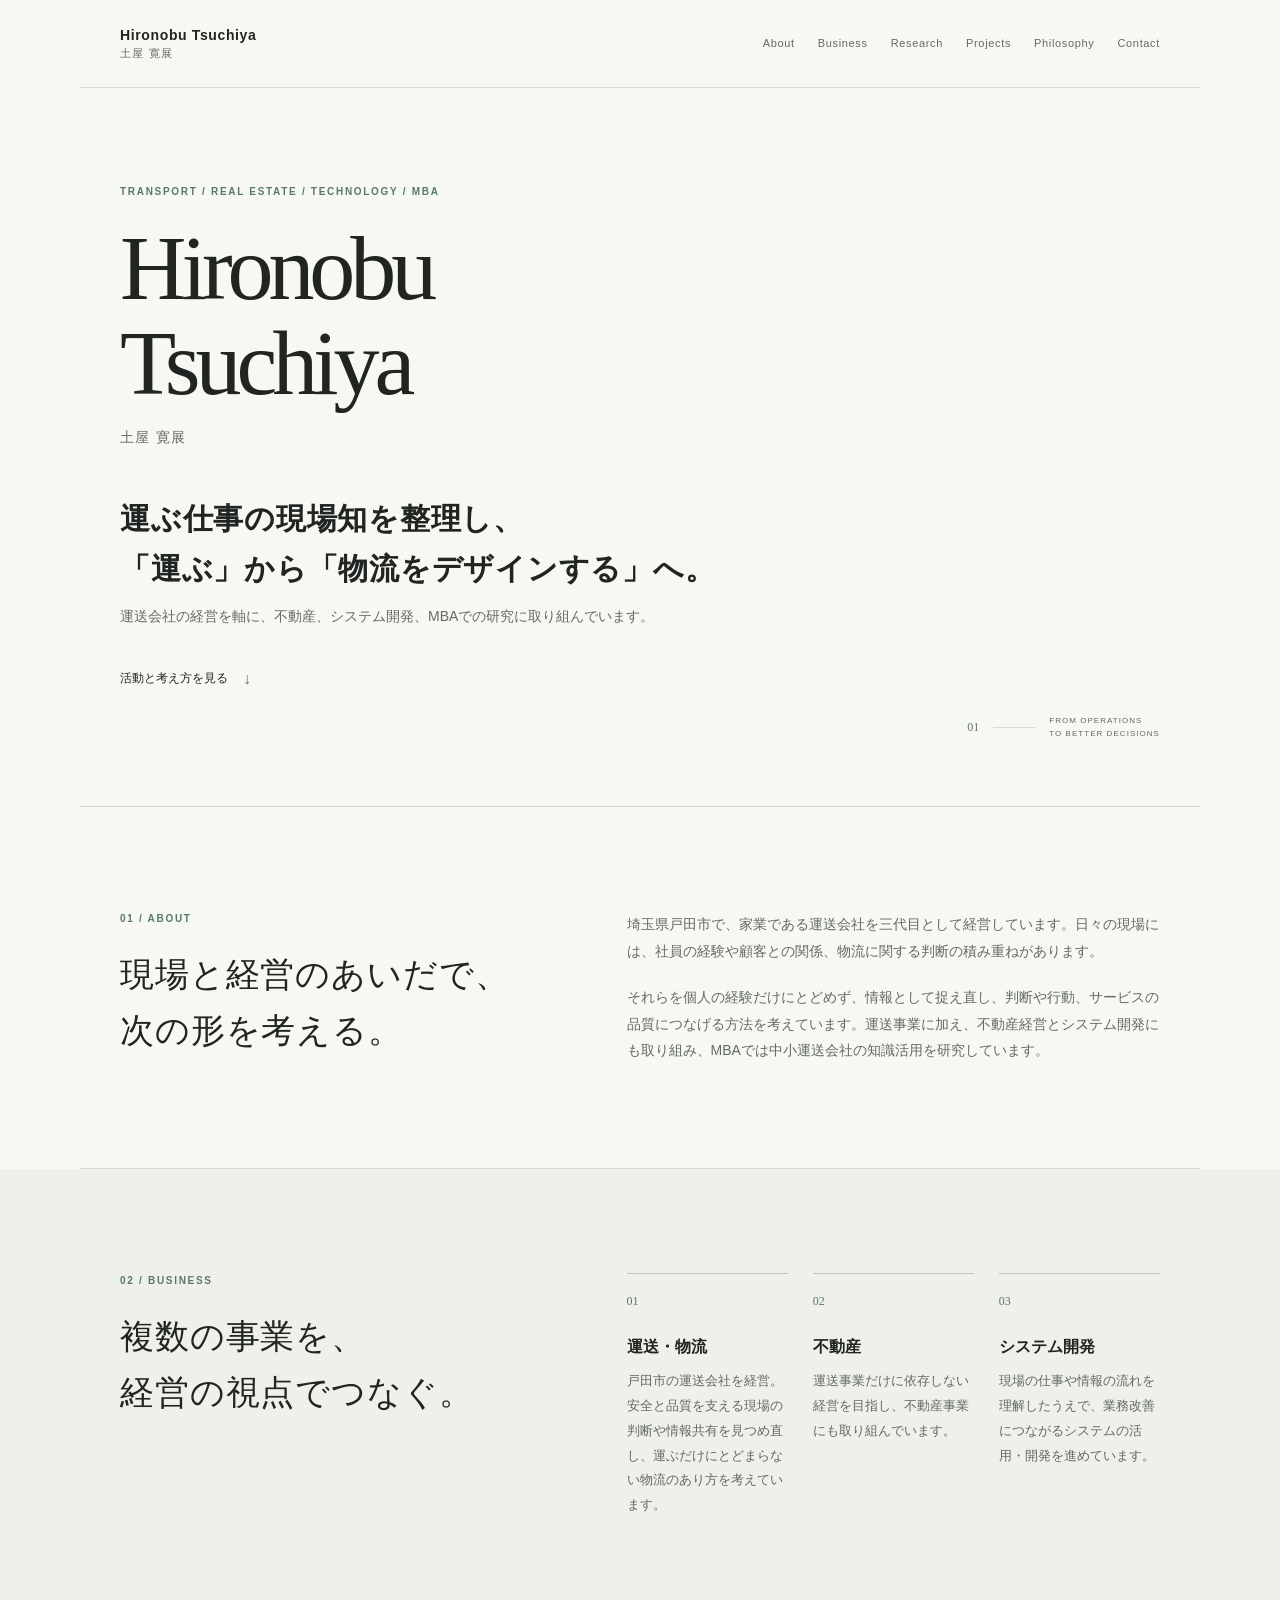
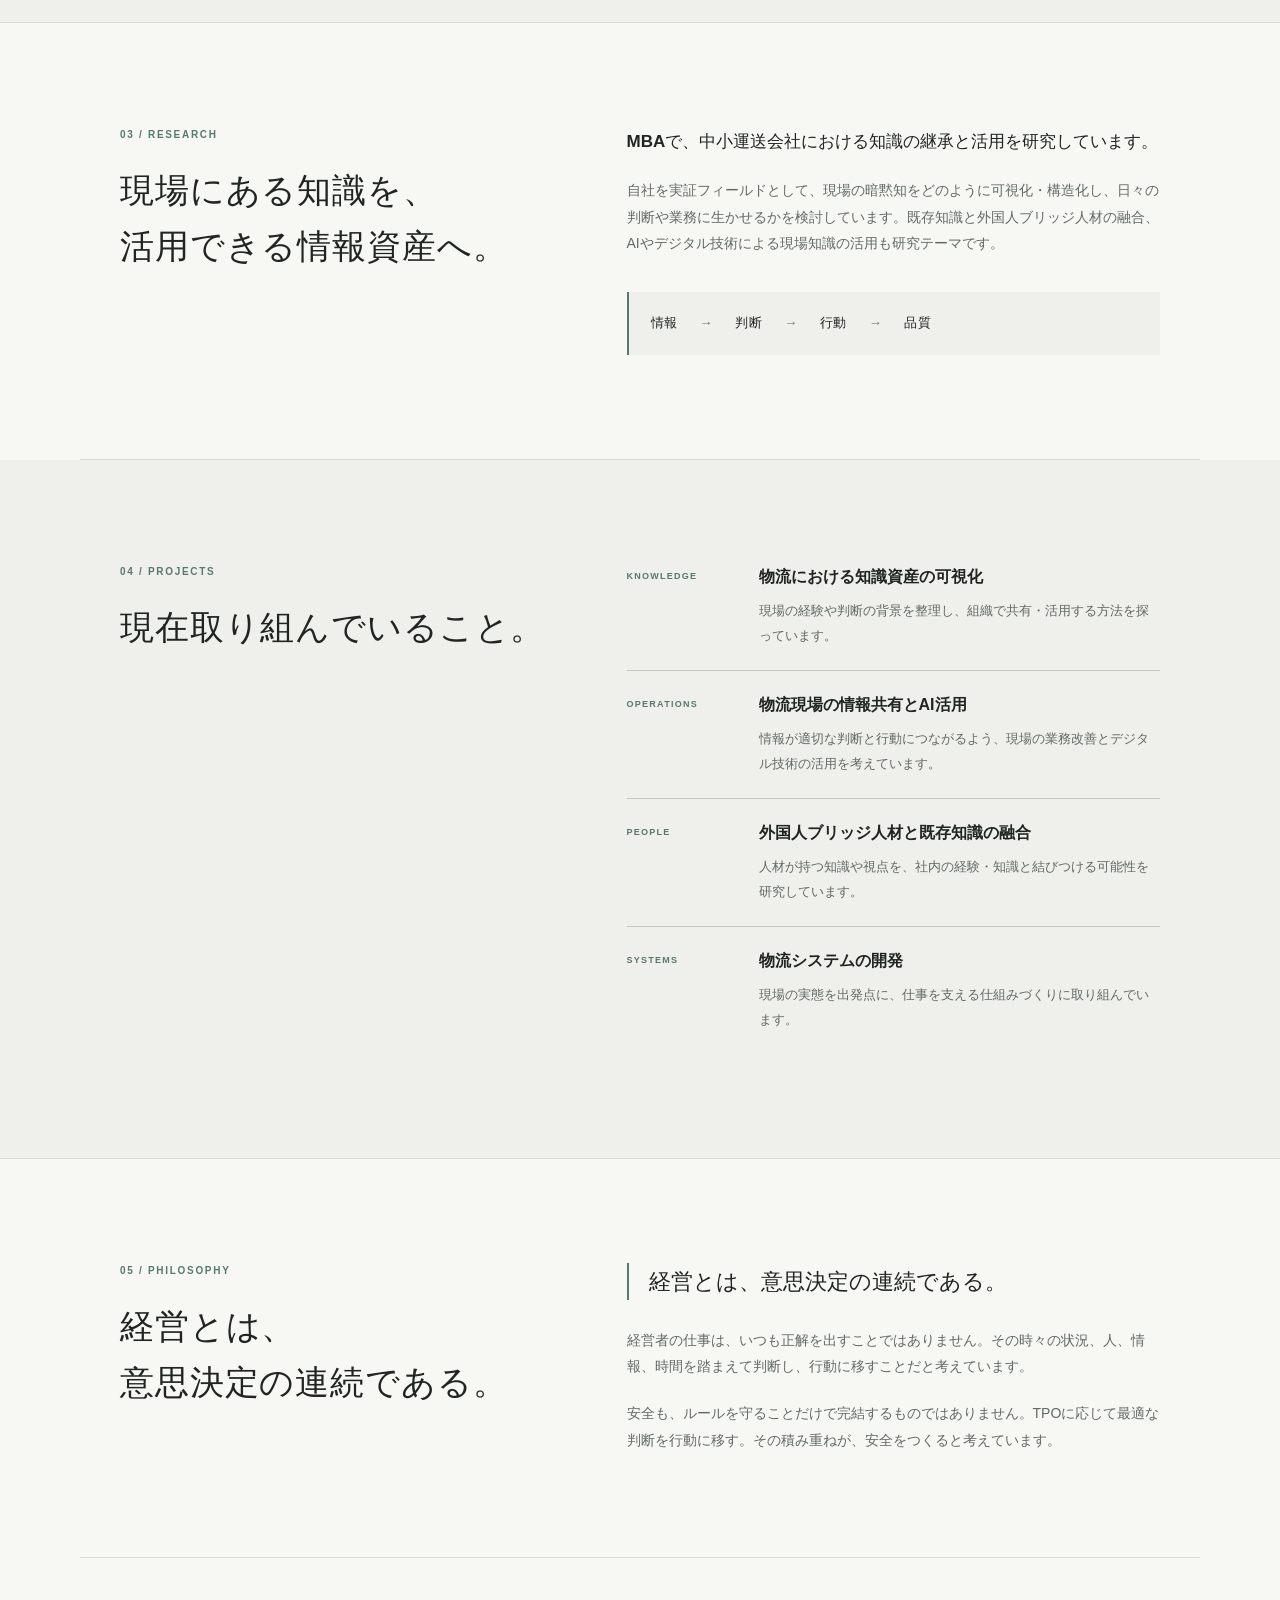
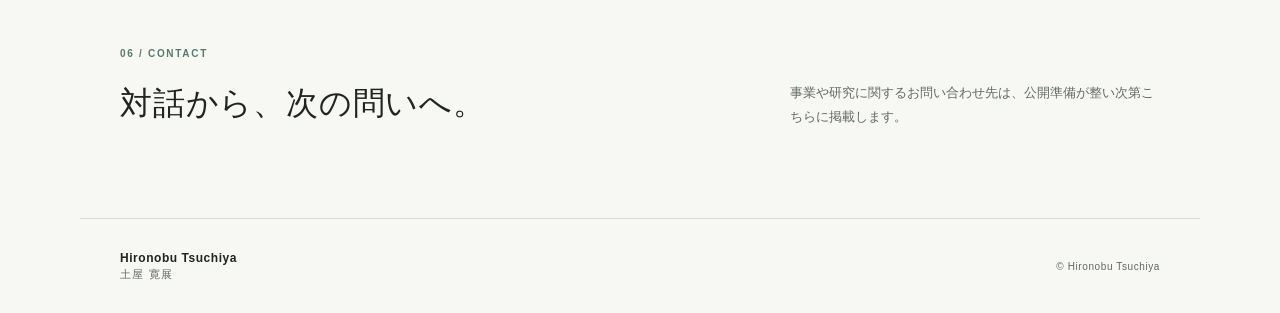
<file: index.html>
<!doctype html>
<html lang="ja">
<head>
  <meta charset="utf-8">
  <meta name="viewport" content="width=device-width, initial-scale=1">
  <meta name="description" content="埼玉県戸田市で運送会社を経営する土屋寛展の個人ポートフォリオ。物流、不動産、システム開発、MBAでの経営研究について紹介します。">
  <meta name="theme-color" content="#f7f7f4">
  <title>Hironobu Tsuchiya | 運ぶから、物流をデザインするへ</title>
  <link rel="stylesheet" href="style.css">
</head>
<body>
  <a class="skip-link" href="#main">本文へ移動</a>

  <header class="site-header">
    <a class="wordmark" href="#top" aria-label="Hironobu Tsuchiya トップ">
      <span class="wordmark__name">Hironobu Tsuchiya</span>
      <span class="wordmark__jp">土屋 寛展</span>
    </a>
    <nav class="site-nav" aria-label="メインナビゲーション">
      <a href="#about">About</a>
      <a href="#business">Business</a>
      <a href="#research">Research</a>
      <a href="#projects">Projects</a>
      <a href="#philosophy">Philosophy</a>
      <a href="#contact">Contact</a>
    </nav>
  </header>

  <main id="main">
    <section class="hero" id="top" aria-labelledby="hero-title">
      <div class="hero__content">
        <p class="eyebrow">TRANSPORT / REAL ESTATE / TECHNOLOGY / MBA</p>
        <h1 id="hero-title">Hironobu<br class="hero__break"> Tsuchiya</h1>
        <p class="hero__name">土屋 寛展</p>
        <p class="hero__message">運ぶ仕事の現場知を整理し、<br>「運ぶ」から「物流をデザインする」へ。</p>
        <p class="hero__summary">運送会社の経営を軸に、不動産、システム開発、MBAでの研究に取り組んでいます。</p>
        <a class="text-link" href="#about">活動と考え方を見る <span aria-hidden="true">↓</span></a>
      </div>
      <div class="hero__aside" aria-hidden="true">
        <span class="hero__index">01</span>
        <span class="hero__rule"></span>
        <span class="hero__aside-text">FROM OPERATIONS<br>TO BETTER DECISIONS</span>
      </div>
    </section>

    <section class="section about" id="about" aria-labelledby="about-title">
      <div class="section__heading">
        <p class="eyebrow">01 / ABOUT</p>
        <h2 id="about-title">現場と経営のあいだで、<br>次の形を考える。</h2>
      </div>
      <div class="section__body about__body">
        <p>埼玉県戸田市で、家業である運送会社を三代目として経営しています。日々の現場には、社員の経験や顧客との関係、物流に関する判断の積み重ねがあります。</p>
        <p>それらを個人の経験だけにとどめず、情報として捉え直し、判断や行動、サービスの品質につなげる方法を考えています。運送事業に加え、不動産経営とシステム開発にも取り組み、MBAでは中小運送会社の知識活用を研究しています。</p>
      </div>
    </section>

    <section class="section business section--tinted" id="business" aria-labelledby="business-title">
      <div class="section__heading">
        <p class="eyebrow">02 / BUSINESS</p>
        <h2 id="business-title">複数の事業を、<br>経営の視点でつなぐ。</h2>
      </div>
      <div class="section__body business__grid">
        <article class="business-card">
          <span class="business-card__number">01</span>
          <h3>運送・物流</h3>
          <p>戸田市の運送会社を経営。安全と品質を支える現場の判断や情報共有を見つめ直し、運ぶだけにとどまらない物流のあり方を考えています。</p>
        </article>
        <article class="business-card">
          <span class="business-card__number">02</span>
          <h3>不動産</h3>
          <p>運送事業だけに依存しない経営を目指し、不動産事業にも取り組んでいます。</p>
        </article>
        <article class="business-card">
          <span class="business-card__number">03</span>
          <h3>システム開発</h3>
          <p>現場の仕事や情報の流れを理解したうえで、業務改善につながるシステムの活用・開発を進めています。</p>
        </article>
      </div>
    </section>

    <section class="section research" id="research" aria-labelledby="research-title">
      <div class="section__heading">
        <p class="eyebrow">03 / RESEARCH</p>
        <h2 id="research-title">現場にある知識を、<br>活用できる情報資産へ。</h2>
      </div>
      <div class="section__body research__body">
        <p class="research__lead">MBAで、中小運送会社における知識の継承と活用を研究しています。</p>
        <p>自社を実証フィールドとして、現場の暗黙知をどのように可視化・構造化し、日々の判断や業務に生かせるかを検討しています。既存知識と外国人ブリッジ人材の融合、AIやデジタル技術による現場知識の活用も研究テーマです。</p>
        <div class="research-flow" aria-label="知識活用の流れ">
          <span>情報</span><span class="research-flow__arrow" aria-hidden="true">→</span>
          <span>判断</span><span class="research-flow__arrow" aria-hidden="true">→</span>
          <span>行動</span><span class="research-flow__arrow" aria-hidden="true">→</span>
          <span>品質</span>
        </div>
      </div>
    </section>

    <section class="section projects section--tinted" id="projects" aria-labelledby="projects-title">
      <div class="section__heading">
        <p class="eyebrow">04 / PROJECTS</p>
        <h2 id="projects-title">現在取り組んでいること。</h2>
      </div>
      <div class="section__body projects__list">
        <article class="project-item">
          <p class="project-item__label">KNOWLEDGE</p>
          <div>
            <h3>物流における知識資産の可視化</h3>
            <p>現場の経験や判断の背景を整理し、組織で共有・活用する方法を探っています。</p>
          </div>
        </article>
        <article class="project-item">
          <p class="project-item__label">OPERATIONS</p>
          <div>
            <h3>物流現場の情報共有とAI活用</h3>
            <p>情報が適切な判断と行動につながるよう、現場の業務改善とデジタル技術の活用を考えています。</p>
          </div>
        </article>
        <article class="project-item">
          <p class="project-item__label">PEOPLE</p>
          <div>
            <h3>外国人ブリッジ人材と既存知識の融合</h3>
            <p>人材が持つ知識や視点を、社内の経験・知識と結びつける可能性を研究しています。</p>
          </div>
        </article>
        <article class="project-item">
          <p class="project-item__label">SYSTEMS</p>
          <div>
            <h3>物流システムの開発</h3>
            <p>現場の実態を出発点に、仕事を支える仕組みづくりに取り組んでいます。</p>
          </div>
        </article>
      </div>
    </section>

    <section class="section philosophy" id="philosophy" aria-labelledby="philosophy-title">
      <div class="section__heading">
        <p class="eyebrow">05 / PHILOSOPHY</p>
        <h2 id="philosophy-title">経営とは、<br>意思決定の連続である。</h2>
      </div>
      <div class="section__body philosophy__body">
        <blockquote>
          <p>経営とは、意思決定の連続である。</p>
        </blockquote>
        <p>経営者の仕事は、いつも正解を出すことではありません。その時々の状況、人、情報、時間を踏まえて判断し、行動に移すことだと考えています。</p>
        <p>安全も、ルールを守ることだけで完結するものではありません。TPOに応じて最適な判断を行動に移す。その積み重ねが、安全をつくると考えています。</p>
      </div>
    </section>

    <section class="contact" id="contact" aria-labelledby="contact-title">
      <div>
        <p class="eyebrow">06 / CONTACT</p>
        <h2 id="contact-title">対話から、次の問いへ。</h2>
      </div>
      <p>事業や研究に関するお問い合わせ先は、公開準備が整い次第こちらに掲載します。</p>
    </section>
  </main>

  <footer class="site-footer">
    <a class="wordmark wordmark--footer" href="#top">
      <span class="wordmark__name">Hironobu Tsuchiya</span>
      <span class="wordmark__jp">土屋 寛展</span>
    </a>
    <p>© <span>Hironobu Tsuchiya</span></p>
  </footer>
</body>
</html>
</file>
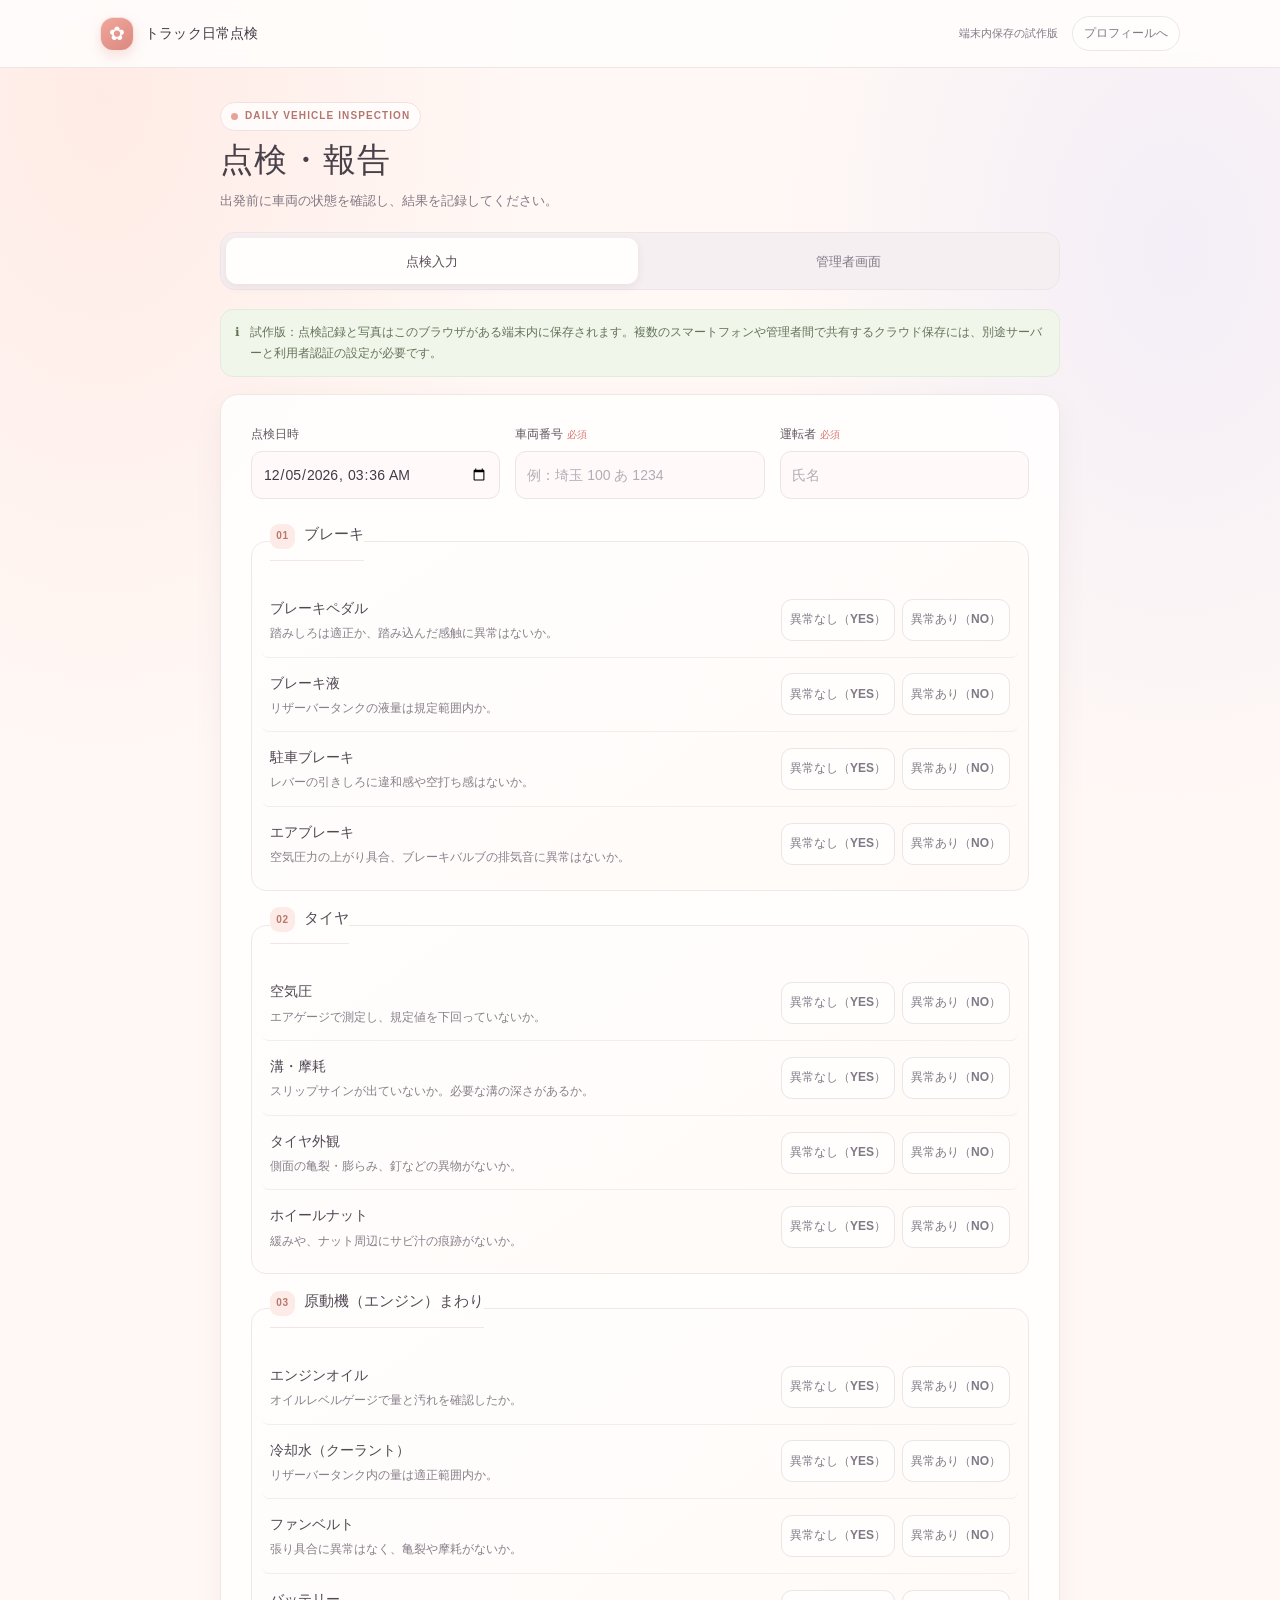
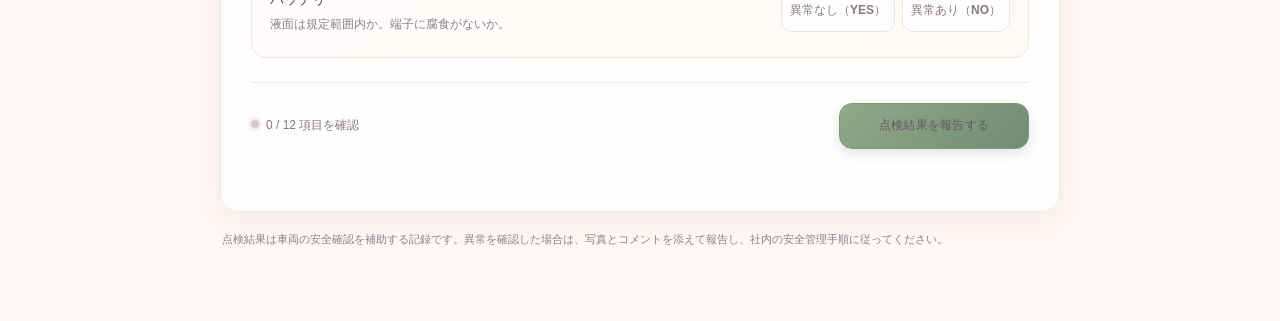
<file: api.html>
<!doctype html>
<html lang="ja">
<head>
  <meta charset="utf-8">
  <meta name="viewport" content="width=device-width, initial-scale=1">
  <meta name="description" content="スマートフォンからトラックの日常点検を記録・報告するアプリです。">
  <meta name="theme-color" content="#f2f5f2">
  <title>トラック日常点検 | Hironobu Tsuchiya</title>
  <link rel="stylesheet" href="api.css">
</head>
<body>
  <header class="topbar">
    <a class="brand" href="index.html">
      <span class="brand-mark" aria-hidden="true">✓</span>
      <span>トラック日常点検</span>
    </a>
    <div class="topbar__right">
      <span class="storage-label">端末内保存の試作版</span>
      <a class="back-link" href="index.html">プロフィールへ</a>
    </div>
  </header>

  <main>
    <div class="page-heading">
      <div>
        <p class="eyebrow">DAILY VEHICLE INSPECTION</p>
        <h1>点検・報告</h1>
        <p class="page-description">出発前に車両の状態を確認し、結果を記録してください。</p>
      </div>
    </div>

    <div class="tabs" role="tablist" aria-label="アプリ画面">
      <button class="tab" id="driver-tab" type="button" role="tab" aria-selected="true" aria-controls="driver-panel">点検入力</button>
      <button class="tab" id="admin-tab" type="button" role="tab" aria-selected="false" aria-controls="admin-panel">管理者画面</button>
    </div>

    <div class="notice">
      <span aria-hidden="true">ℹ</span>
      <p><strong>試作版：</strong>点検記録と写真はこのブラウザがある端末内に保存されます。複数のスマートフォンや管理者間で共有するクラウド保存には、別途サーバーと利用者認証の設定が必要です。</p>
    </div>

    <section class="form-panel" id="driver-panel" role="tabpanel" aria-labelledby="driver-tab">
      <form class="card form-card" id="inspection-form">
        <div class="form-meta">
          <div>
            <label class="field-label" for="inspection-date">点検日時</label>
            <input class="text-field" id="inspection-date" name="date" type="datetime-local" required>
          </div>
          <div>
            <label class="field-label" for="vehicle">車両番号<span class="required">必須</span></label>
            <input class="text-field" id="vehicle" name="vehicle" type="text" maxlength="40" placeholder="例：埼玉 100 あ 1234" required>
          </div>
          <div>
            <label class="field-label" for="driver">運転者<span class="required">必須</span></label>
            <input class="text-field" id="driver" name="driver" type="text" maxlength="40" placeholder="氏名" required>
          </div>
        </div>

        <div id="inspection-groups"></div>

        <div class="form-actions">
          <span class="form-progress" id="form-progress" aria-live="polite">0 / 12 項目を確認</span>
          <button class="button button--primary" type="submit">点検結果を報告する</button>
        </div>
        <p class="message" id="form-message" role="status" aria-live="polite"></p>
      </form>
    </section>

    <section class="admin-panel" id="admin-panel" role="tabpanel" aria-labelledby="admin-tab" hidden>
      <div class="summary" aria-label="点検記録の概要">
        <div class="summary-card">
          <span class="summary-label">点検記録</span>
          <span class="summary-value" id="total-count">0</span>
        </div>
        <div class="summary-card summary-card--alert">
          <span class="summary-label">要確認の記録</span>
          <span class="summary-value" id="alert-count">0</span>
        </div>
        <div class="summary-card">
          <span class="summary-label">本日の点検</span>
          <span class="summary-value" id="today-count">0</span>
        </div>
      </div>
      <div class="admin-tools">
        <label class="field-label" for="record-filter">点検記録一覧</label>
        <select class="select-field filter-select" id="record-filter" aria-label="点検記録の絞り込み">
          <option value="all">すべての記録</option>
          <option value="issues">要確認のみ</option>
        </select>
      </div>
      <div class="records" id="records" aria-live="polite"></div>
      <p class="message" id="admin-message" role="status" aria-live="polite"></p>
    </section>

    <p class="privacy-note">点検結果は車両の安全確認を補助する記録です。異常を確認した場合は、写真とコメントを添えて報告し、社内の安全管理手順に従ってください。</p>
  </main>

  <script>
    const inspectionGroups = [
      {
        name: "ブレーキ",
        items: [
          { name: "ブレーキペダル", hint: "踏みしろは適正か、踏み込んだ感触に異常はないか。" },
          { name: "ブレーキ液", hint: "リザーバータンクの液量は規定範囲内か。" },
          { name: "駐車ブレーキ", hint: "レバーの引きしろに違和感や空打ち感はないか。" },
          { name: "エアブレーキ", hint: "空気圧力の上がり具合、ブレーキバルブの排気音に異常はないか。" }
        ]
      },
      {
        name: "タイヤ",
        items: [
          { name: "空気圧", hint: "エアゲージで測定し、規定値を下回っていないか。" },
          { name: "溝・摩耗", hint: "スリップサインが出ていないか。必要な溝の深さがあるか。" },
          { name: "タイヤ外観", hint: "側面の亀裂・膨らみ、釘などの異物がないか。" },
          { name: "ホイールナット", hint: "緩みや、ナット周辺にサビ汁の痕跡がないか。" }
        ]
      },
      {
        name: "原動機（エンジン）まわり",
        items: [
          { name: "エンジンオイル", hint: "オイルレベルゲージで量と汚れを確認したか。" },
          { name: "冷却水（クーラント）", hint: "リザーバータンク内の量は適正範囲内か。" },
          { name: "ファンベルト", hint: "張り具合に異常はなく、亀裂や摩耗がないか。" },
          { name: "バッテリー", hint: "液面は規定範囲内か。端子に腐食がないか。" }
        ]
      }
    ];

    const databaseName = "truck-daily-inspection";
    const databaseVersion = 1;
    const recordStoreName = "records";
    const groupContainer = document.querySelector("#inspection-groups");
    const form = document.querySelector("#inspection-form");
    const formMessage = document.querySelector("#form-message");
    const progress = document.querySelector("#form-progress");
    const recordsContainer = document.querySelector("#records");
    const objectUrls = new Set();

    function makeElement(tagName, className, text) {
      const element = document.createElement(tagName);
      if (className) element.className = className;
      if (text !== undefined) element.textContent = text;
      return element;
    }

    function renderInspectionForm() {
      inspectionGroups.forEach((group, groupIndex) => {
        const fieldset = makeElement("fieldset", "group");
        const heading = makeElement("legend", "group-heading");
        heading.append(
          makeElement("span", "group-number", `0${groupIndex + 1}`),
          makeElement("span", "", group.name)
        );
        fieldset.append(heading);

        group.items.forEach((item, itemIndex) => {
          const itemId = `check-${groupIndex}-${itemIndex}`;
          const itemElement = makeElement("div", "item");
          itemElement.dataset.group = group.name;
          itemElement.dataset.item = item.name;

          const main = makeElement("div", "item-main");
          const text = makeElement("div");
          text.append(
            makeElement("span", "item-name", item.name),
            makeElement("span", "item-hint", item.hint)
          );

          const choices = makeElement("div", "choices");
          choices.setAttribute("role", "radiogroup");
          choices.setAttribute("aria-label", `${group.name}：${item.name}`);
          [
            { value: "yes", label: "異常なし" },
            { value: "no", label: "異常あり" }
          ].forEach(({ value, label }) => {
            const choice = makeElement("label", "choice");
            const input = document.createElement("input");
            input.type = "radio";
            input.name = itemId;
            input.value = value;
            input.required = true;
            input.setAttribute("aria-label", `${label}（${value.toUpperCase()}）`);
            const caption = makeElement("span", "", `${label}（${value.toUpperCase()}）`);
            choice.append(input, caption);
            choices.append(choice);
            input.addEventListener("change", () => {
              itemElement.classList.toggle("has-issue", value === "no" && input.checked);
              updateProgress();
            });
          });

          const issueFields = makeElement("div", "issue-fields");
          const commentLabel = makeElement("label", "field-label", "コメント（任意）");
          const comment = document.createElement("textarea");
          comment.className = "text-field comment-field";
          comment.name = `${itemId}-comment`;
          comment.maxLength = 500;
          comment.placeholder = "異常の内容・位置など";
          commentLabel.append(comment);

          const photoLabel = makeElement("label", "field-label", "写真（異常時は必須）");
          const photoInput = document.createElement("input");
          photoInput.className = "photo-field";
          photoInput.type = "file";
          photoInput.name = `${itemId}-photo`;
          photoInput.accept = "image/*";
          photoInput.setAttribute("capture", "environment");
          photoInput.required = false;
          photoLabel.append(photoInput);

          const photoPreview = document.createElement("img");
          photoPreview.className = "photo-preview";
          photoPreview.alt = `${item.name}の異常写真プレビュー`;
          photoInput.addEventListener("change", () => {
            const file = photoInput.files[0];
            if (photoPreview.src.startsWith("blob:")) URL.revokeObjectURL(photoPreview.src);
            if (!file) {
              photoPreview.removeAttribute("src");
              photoPreview.classList.remove("is-visible");
              return;
            }
            if (!file.type.startsWith("image/")) {
              photoInput.value = "";
              setFormMessage("写真には画像ファイルを選択してください。", true);
              return;
            }
            if (file.size > 12 * 1024 * 1024) {
              photoInput.value = "";
              setFormMessage("写真は1枚12 MB以下にしてください。", true);
              return;
            }
            photoPreview.src = URL.createObjectURL(file);
            photoPreview.classList.add("is-visible");
          });

          issueFields.append(commentLabel, photoLabel, photoPreview);
          main.append(text, choices);
          itemElement.append(main, issueFields);
          fieldset.append(itemElement);
        });

        groupContainer.append(fieldset);
      });
    }

    function setFormMessage(message, isError = false) {
      formMessage.textContent = message;
      formMessage.classList.toggle("is-error", isError);
    }

    function updateProgress() {
      const checked = form.querySelectorAll('.item input[type="radio"]:checked[value="yes"], .item input[type="radio"]:checked[value="no"]').length / 2;
      const total = inspectionGroups.reduce((sum, group) => sum + group.items.length, 0);
      progress.textContent = `${checked} / ${total} 項目を確認`;
    }

    function openDatabase() {
      return new Promise((resolve, reject) => {
        if (!("indexedDB" in window)) {
          reject(new Error("このブラウザは端末内保存に対応していません。"));
          return;
        }
        const request = indexedDB.open(databaseName, databaseVersion);
        request.addEventListener("upgradeneeded", () => {
          const database = request.result;
          if (!database.objectStoreNames.contains(recordStoreName)) {
            database.createObjectStore(recordStoreName, { keyPath: "id" });
          }
        });
        request.addEventListener("success", () => resolve(request.result));
        request.addEventListener("error", () => reject(request.error || new Error("保存領域を開けませんでした。")));
      });
    }

    async function withStore(mode, action) {
      const database = await openDatabase();
      return new Promise((resolve, reject) => {
        const transaction = database.transaction(recordStoreName, mode);
        const store = transaction.objectStore(recordStoreName);
        let request;
        try {
          request = action(store);
        } catch (error) {
          database.close();
          reject(error);
          return;
        }
        transaction.addEventListener("complete", () => {
          resolve(request ? request.result : undefined);
          database.close();
        });
        transaction.addEventListener("error", () => {
          reject(transaction.error || new Error("データを保存できませんでした。"));
          database.close();
        });
        transaction.addEventListener("abort", () => {
          reject(transaction.error || new Error("データの保存が中断されました。"));
          database.close();
        });
      });
    }

    function getAllRecords() {
      return withStore("readonly", (store) => store.getAll());
    }

    function saveRecord(record) {
      return withStore("readwrite", (store) => store.add(record));
    }

    function toLocalDateTime(date) {
      const local = new Date(date.getTime() - date.getTimezoneOffset() * 60_000);
      return local.toISOString().slice(0, 16);
    }

    function resetInspectionForm() {
      form.reset();
      document.querySelector("#inspection-date").value = toLocalDateTime(new Date());
      document.querySelectorAll(".item").forEach((item) => {
        item.classList.remove("has-issue");
        const preview = item.querySelector(".photo-preview");
        if (preview.src.startsWith("blob:")) URL.revokeObjectURL(preview.src);
        preview.removeAttribute("src");
        preview.classList.remove("is-visible");
      });
      updateProgress();
    }

    function getIssues(record) {
      return record.items.filter((item) => item.result === "no");
    }

    form.addEventListener("submit", async (event) => {
      event.preventDefault();
      setFormMessage("");
      if (!form.reportValidity()) return;

      const checkedItems = [...form.querySelectorAll(".item")];
      const items = [];
      for (const element of checkedItems) {
        const selected = element.querySelector('input[type="radio"]:checked');
        const result = selected.value;
        const comment = element.querySelector(".comment-field").value.trim();
        const photoInput = element.querySelector(".photo-field");
        const photo = photoInput.files[0] || null;
        if (result === "no" && !photo) {
          setFormMessage(`「${element.dataset.item}」の写真を追加してください。`, true);
          photoInput.focus();
          return;
        }
        items.push({
          group: element.dataset.group,
          name: element.dataset.item,
          result,
          comment,
          photo: result === "no" ? photo : null
        });
      }

      const dateValue = document.querySelector("#inspection-date").value;
      const record = {
        id: crypto.randomUUID ? crypto.randomUUID() : `${Date.now()}-${Math.random().toString(16).slice(2)}`,
        date: new Date(dateValue).toISOString(),
        vehicle: document.querySelector("#vehicle").value.trim(),
        driver: document.querySelector("#driver").value.trim(),
        items
      };

      const submitButton = form.querySelector('button[type="submit"]');
      submitButton.disabled = true;
      submitButton.textContent = "保存しています…";
      try {
        await saveRecord(record);
        resetInspectionForm();
        setFormMessage("点検結果を端末に保存しました。");
      } catch (error) {
        setFormMessage(error instanceof Error ? error.message : "点検結果を保存できませんでした。", true);
      } finally {
        submitButton.disabled = false;
        submitButton.textContent = "点検結果を報告する";
      }
    });

    function formatDate(value) {
      return new Intl.DateTimeFormat("ja-JP", {
        year: "numeric",
        month: "2-digit",
        day: "2-digit",
        hour: "2-digit",
        minute: "2-digit"
      }).format(new Date(value));
    }

    function createObjectUrl(blob) {
      const url = URL.createObjectURL(blob);
      objectUrls.add(url);
      return url;
    }

    function renderRecord(record) {
      const issues = getIssues(record);
      const details = document.createElement("details");
      details.className = "record card";

      const summary = document.createElement("summary");
      summary.className = "record-summary";
      const main = document.createElement("div");
      main.append(
        makeElement("p", "record-title", `${record.vehicle}　${record.driver}`),
        makeElement("p", "record-subtitle", formatDate(record.date))
      );
      const side = makeElement("div", "record-side");
      const badge = makeElement("span", `badge${issues.length ? " badge--alert" : ""}`, issues.length ? `要確認 ${issues.length}件` : "異常なし");
      side.append(badge);
      summary.append(main, side);

      const detailContent = makeElement("div", "record-details");
      const issueList = makeElement("div", "record-issues");
      if (issues.length === 0) {
        issueList.append(makeElement("p", "record-comment", "すべての点検項目で異常なし。"));
      } else {
        issues.forEach((item) => {
          const issue = makeElement("article", "record-issue");
          const info = document.createElement("div");
          info.append(
            makeElement("p", "record-issue__group", item.group),
            makeElement("p", "", item.name)
          );
          if (item.comment) info.append(makeElement("p", "record-comment", item.comment));
          if (item.photo) {
            const image = document.createElement("img");
            image.className = "record-photo";
            image.alt = `${item.name}の異常写真`;
            image.loading = "lazy";
            image.src = createObjectUrl(item.photo);
            issue.append(info, image);
          } else {
            issue.append(info);
          }
          issueList.append(issue);
        });
      }
      detailContent.append(issueList);
      details.append(summary, detailContent);
      return details;
    }

    async function renderAdmin() {
      recordsContainer.replaceChildren();
      objectUrls.forEach((url) => URL.revokeObjectURL(url));
      objectUrls.clear();
      try {
        const records = await getAllRecords();
        records.sort((left, right) => new Date(right.date) - new Date(left.date));
        const issueRecords = records.filter((record) => getIssues(record).length);
        const today = new Date().toLocaleDateString("sv-SE");
        const todayRecords = records.filter((record) => new Date(record.date).toLocaleDateString("sv-SE") === today);
        document.querySelector("#total-count").textContent = String(records.length);
        document.querySelector("#alert-count").textContent = String(issueRecords.length);
        document.querySelector("#today-count").textContent = String(todayRecords.length);

        const showIssuesOnly = document.querySelector("#record-filter").value === "issues";
        const visibleRecords = showIssuesOnly ? issueRecords : records;
        if (!visibleRecords.length) {
          recordsContainer.append(makeElement("div", "empty-state",
            showIssuesOnly ? "要確認の点検記録はありません。" : "点検記録はまだありません。点検入力から報告してください。"));
          return;
        }
        visibleRecords.forEach((record) => recordsContainer.append(renderRecord(record)));
      } catch (error) {
        document.querySelector("#total-count").textContent = "—";
        document.querySelector("#alert-count").textContent = "—";
        document.querySelector("#today-count").textContent = "—";
        recordsContainer.append(makeElement("div", "empty-state",
          error instanceof Error ? `記録を読み込めませんでした：${error.message}` : "記録を読み込めませんでした。"));
      }
    }

    function downloadCsv(records) {
      const headers = ["点検日時", "車両番号", "運転者", "点検分類", "点検項目", "判定", "コメント", "写真"];
      const rows = [headers, ...records.flatMap((record) => record.items.map((item) => [
        formatDate(record.date),
        record.vehicle,
        record.driver,
        item.group,
        item.name,
        item.result === "yes" ? "異常なし" : "異常あり",
        item.comment || "",
        item.photo ? "登録あり（端末内）" : ""
      ]))];
      const csv = `\uFEFF${rows.map((row) => row.map((value) => `"${String(value).replace(/"/g, '""')}"`).join(",")).join("\r\n")}`;
      const url = URL.createObjectURL(new Blob([csv], { type: "text/csv;charset=utf-8" }));
      const link = document.createElement("a");
      link.href = url;
      link.download = `点検記録_${new Date().toLocaleDateString("sv-SE")}.csv`;
      link.click();
      setTimeout(() => URL.revokeObjectURL(url), 1000);
    }

    document.querySelectorAll('[role="tab"]').forEach((tab) => {
      tab.addEventListener("click", () => {
        const showAdmin = tab.id === "admin-tab";
        document.querySelector("#driver-tab").setAttribute("aria-selected", String(!showAdmin));
        document.querySelector("#admin-tab").setAttribute("aria-selected", String(showAdmin));
        document.querySelector("#driver-panel").hidden = showAdmin;
        document.querySelector("#admin-panel").hidden = !showAdmin;
        if (showAdmin) renderAdmin();
      });
    });

    document.querySelector("#record-filter").addEventListener("change", renderAdmin);

    const csvButton = makeElement("button", "button button--small", "CSVをダウンロード");
    csvButton.type = "button";
    csvButton.addEventListener("click", async () => {
      try {
        const records = await getAllRecords();
        if (!records.length) {
          document.querySelector("#admin-message").textContent = "出力する点検記録がありません。";
          return;
        }
        downloadCsv(records);
        document.querySelector("#admin-message").textContent = "CSVをダウンロードしました。";
      } catch (error) {
        document.querySelector("#admin-message").textContent = error instanceof Error ? error.message : "CSVを作成できませんでした。";
      }
    });
    document.querySelector(".admin-tools").append(csvButton);

    const totalItems = inspectionGroups.reduce((sum, group) => sum + group.items.length, 0);
    renderInspectionForm();
    document.querySelector("#inspection-date").value = toLocalDateTime(new Date());
    progress.textContent = `0 / ${totalItems} 項目を確認`;
  </script>
</body>
</html>
</file>
<file: style.css>
:root {
  color-scheme: light;
  --color-background: #f7f7f4;
  --color-surface: #efefeb;
  --color-ink: #202522;
  --color-muted: #626a65;
  --color-line: #d7dbd5;
  --color-accent: #58796e;
  --content-width: 1120px;
}

* {
  box-sizing: border-box;
}

html {
  scroll-behavior: smooth;
}

body {
  margin: 0;
  background: var(--color-background);
  color: var(--color-ink);
  font-family: "Hiragino Kaku Gothic ProN", "Yu Gothic", Meiryo, sans-serif;
  font-size: 16px;
  line-height: 1.9;
  -webkit-font-smoothing: antialiased;
}

a {
  color: inherit;
}

a:focus-visible {
  outline: 2px solid var(--color-accent);
  outline-offset: 5px;
}

.skip-link {
  position: absolute;
  z-index: 10;
  top: 12px;
  left: 12px;
  padding: 8px 14px;
  transform: translateY(-160%);
  background: var(--color-ink);
  color: #fff;
}

.skip-link:focus {
  transform: translateY(0);
}

.site-header,
.site-footer {
  display: flex;
  align-items: center;
  justify-content: space-between;
  max-width: var(--content-width);
  margin: 0 auto;
  padding: 24px 40px;
}

.site-header {
  min-height: 88px;
  border-bottom: 1px solid var(--color-line);
}

.wordmark {
  display: inline-flex;
  flex-direction: column;
  text-decoration: none;
  line-height: 1.4;
}

.wordmark__name {
  font-size: 14px;
  font-weight: 650;
  letter-spacing: 0.045em;
}

.wordmark__jp {
  color: var(--color-muted);
  font-size: 11px;
  letter-spacing: 0.12em;
}

.site-nav {
  display: flex;
  gap: 23px;
}

.site-nav a {
  color: var(--color-muted);
  font-size: 11px;
  letter-spacing: 0.06em;
  text-decoration: none;
  transition: color 160ms ease;
}

.site-nav a:hover,
.text-link:hover {
  color: var(--color-accent);
}

.hero {
  display: flex;
  position: relative;
  align-items: center;
  justify-content: space-between;
  max-width: var(--content-width);
  min-height: 610px;
  margin: 0 auto;
  padding: 96px 40px 112px;
  border-bottom: 1px solid var(--color-line);
}

.hero__content {
  max-width: 720px;
}

.eyebrow {
  margin: 0 0 22px;
  color: var(--color-accent);
  font-size: 10px;
  font-weight: 700;
  letter-spacing: 0.17em;
  line-height: 1.5;
}

.hero h1 {
  margin: 0;
  font-family: Georgia, "Times New Roman", serif;
  font-size: clamp(56px, 8vw, 92px);
  font-weight: 400;
  letter-spacing: -0.055em;
  line-height: 1.03;
}

.hero__name {
  margin: 13px 0 0;
  color: var(--color-muted);
  font-size: 14px;
  letter-spacing: 0.1em;
}

.hero__message {
  margin: 44px 0 10px;
  font-size: clamp(22px, 3vw, 30px);
  font-weight: 600;
  letter-spacing: 0.025em;
  line-height: 1.65;
}

.hero__summary {
  margin: 0;
  color: var(--color-muted);
  font-size: 14px;
}

.text-link {
  display: inline-flex;
  gap: 15px;
  align-items: center;
  margin-top: 34px;
  color: var(--color-ink);
  font-size: 12px;
  text-decoration: none;
  transition: color 160ms ease;
}

.text-link span {
  color: var(--color-accent);
  font-size: 16px;
}

.hero__aside {
  display: flex;
  position: absolute;
  right: 40px;
  bottom: 65px;
  align-items: center;
  gap: 14px;
  color: var(--color-muted);
}

.hero__index {
  color: var(--color-accent);
  font-family: Georgia, "Times New Roman", serif;
  font-size: 12px;
}

.hero__rule {
  width: 42px;
  height: 1px;
  background: var(--color-line);
}

.hero__aside-text {
  font-size: 8px;
  letter-spacing: 0.13em;
  line-height: 1.7;
}

.section {
  display: grid;
  grid-template-columns: 0.9fr 1.1fr;
  gap: 70px;
  max-width: var(--content-width);
  margin: 0 auto;
  padding: 104px 40px;
  border-bottom: 1px solid var(--color-line);
}

.section--tinted {
  max-width: none;
  padding-right: max(40px, calc((100% - var(--content-width) + 80px) / 2));
  padding-left: max(40px, calc((100% - var(--content-width) + 80px) / 2));
  background: var(--color-surface);
}

.section__heading .eyebrow {
  margin-bottom: 20px;
}

.section__heading h2,
.contact h2 {
  margin: 0;
  font-size: clamp(25px, 3.1vw, 34px);
  font-weight: 550;
  letter-spacing: 0.025em;
  line-height: 1.65;
}

.section__body {
  color: var(--color-muted);
  font-size: 14px;
}

.section__body p {
  margin: 0 0 20px;
}

.section__body p:last-child {
  margin-bottom: 0;
}

.business__grid {
  display: grid;
  grid-template-columns: repeat(3, minmax(0, 1fr));
  gap: 25px;
}

.business-card {
  padding-top: 4px;
  border-top: 1px solid #bfc7c0;
}

.business-card__number {
  display: block;
  margin: 12px 0 21px;
  color: var(--color-accent);
  font-family: Georgia, "Times New Roman", serif;
  font-size: 12px;
}

.business-card h3,
.project-item h3 {
  margin: 0 0 10px;
  color: var(--color-ink);
  font-size: 16px;
  font-weight: 600;
  line-height: 1.6;
}

.business-card p,
.project-item p {
  margin: 0;
  font-size: 13px;
  line-height: 1.9;
}

.research__lead {
  color: var(--color-ink);
  font-size: 17px;
  font-weight: 550;
  line-height: 1.8;
}

.research-flow {
  display: flex;
  align-items: center;
  gap: clamp(8px, 2vw, 22px);
  margin-top: 35px;
  padding: 19px 22px;
  border-left: 2px solid var(--color-accent);
  background: var(--color-surface);
  color: var(--color-ink);
  font-size: 13px;
  letter-spacing: 0.04em;
}

.research-flow__arrow {
  color: var(--color-accent);
}

.projects__list {
  display: flex;
  flex-direction: column;
}

.project-item {
  display: grid;
  grid-template-columns: 112px 1fr;
  gap: 20px;
  padding: 21px 0;
  border-top: 1px solid #bfc7c0;
}

.project-item:first-child {
  padding-top: 0;
  border-top: 0;
}

.project-item__label {
  padding-top: 4px;
  color: var(--color-accent);
  font-size: 9px !important;
  font-weight: 700;
  letter-spacing: 0.14em;
}

.philosophy__body blockquote {
  margin: 0 0 27px;
  padding-left: 20px;
  border-left: 2px solid var(--color-accent);
  color: var(--color-ink);
  font-size: 22px;
  font-weight: 550;
  line-height: 1.7;
}

.philosophy__body blockquote p {
  margin: 0;
}

.contact {
  display: flex;
  align-items: end;
  justify-content: space-between;
  gap: 48px;
  max-width: var(--content-width);
  margin: 0 auto;
  padding: 88px 40px;
}

.contact .eyebrow {
  margin-bottom: 16px;
}

.contact h2 {
  font-size: clamp(24px, 3vw, 32px);
}

.contact > p {
  max-width: 370px;
  margin: 0;
  color: var(--color-muted);
  font-size: 13px;
}

.site-footer {
  min-height: 95px;
  border-top: 1px solid var(--color-line);
}

.wordmark--footer .wordmark__name {
  font-size: 12px;
}

.site-footer > p {
  margin: 0;
  color: var(--color-muted);
  font-size: 10px;
  letter-spacing: 0.06em;
}

@media (max-width: 760px) {
  .site-header {
    align-items: flex-start;
    flex-direction: column;
    gap: 19px;
    padding: 22px 24px 17px;
  }

  .site-nav {
    width: 100%;
    gap: 20px;
    overflow-x: auto;
    padding-bottom: 2px;
    scrollbar-width: none;
  }

  .site-nav::-webkit-scrollbar {
    display: none;
  }

  .site-nav a {
    flex: 0 0 auto;
  }

  .hero {
    min-height: 550px;
    padding: 80px 24px 120px;
  }

  .hero__break {
    display: none;
  }

  .hero__message {
    margin-top: 37px;
  }

  .hero__summary {
    max-width: 470px;
  }

  .hero__aside {
    right: 24px;
    bottom: 40px;
  }

  .section {
    grid-template-columns: 1fr;
    gap: 30px;
    padding: 75px 24px;
  }

  .section--tinted {
    padding-right: 24px;
    padding-left: 24px;
  }

  .section__heading h2 br {
    display: none;
  }

  .business__grid {
    grid-template-columns: 1fr;
    gap: 27px;
  }

  .business-card__number {
    margin-bottom: 12px;
  }

  .project-item {
    grid-template-columns: 90px 1fr;
    gap: 14px;
  }

  .contact {
    align-items: flex-start;
    flex-direction: column;
    gap: 23px;
    padding: 70px 24px;
  }

  .site-footer {
    padding: 20px 24px;
  }
}

@media (max-width: 420px) {
  body {
    font-size: 15px;
  }

  .hero {
    min-height: 510px;
  }

  .hero h1 {
    font-size: clamp(48px, 13vw, 58px);
  }

  .hero__message {
    font-size: 21px;
  }

  .hero__aside-text {
    font-size: 7px;
  }

  .research-flow {
    justify-content: space-between;
    gap: 6px;
    padding: 16px 12px;
    font-size: 12px;
  }

  .project-item {
    grid-template-columns: 1fr;
    gap: 5px;
  }
}

@media (prefers-reduced-motion: reduce) {
  html {
    scroll-behavior: auto;
  }

  *,
  *::before,
  *::after {
    transition-duration: 0.01ms !important;
  }
}
</file>
<file: api.css>
:root {
      color-scheme: light;
      --background: #f4f6f3;
      --surface: #fff;
      --ink: #202923;
      --muted: #66716a;
      --line: #d9dfd9;
      --accent: #426e58;
      --accent-dark: #315541;
      --accent-soft: #e9f1eb;
      --danger: #a23d32;
      --danger-soft: #fbefed;
      font-family: "Hiragino Kaku Gothic ProN", "Yu Gothic", Meiryo, sans-serif;
      color: var(--ink);
      background: var(--background);
      line-height: 1.65;
      font-synthesis: none;
      text-rendering: optimizeLegibility;
      -webkit-font-smoothing: antialiased;
    }

    * {
      box-sizing: border-box;
    }

    body {
      min-width: 320px;
      min-height: 100vh;
      margin: 0;
    }

    button,
    input,
    textarea,
    select {
      font: inherit;
    }

    button,
    input,
    textarea,
    select,
    summary {
      -webkit-tap-highlight-color: transparent;
    }

    button:focus-visible,
    input:focus-visible,
    textarea:focus-visible,
    select:focus-visible,
    summary:focus-visible {
      outline: 2px solid var(--accent);
      outline-offset: 2px;
    }

    .topbar {
      position: sticky;
      z-index: 3;
      top: 0;
      display: flex;
      min-height: 64px;
      align-items: center;
      justify-content: space-between;
      padding: 10px max(20px, calc((100% - 1080px) / 2));
      border-bottom: 1px solid var(--line);
      background: rgb(255 255 255 / 94%);
      backdrop-filter: blur(12px);
    }

    .brand {
      display: flex;
      align-items: center;
      gap: 10px;
      color: inherit;
      font-size: 14px;
      font-weight: 700;
      text-decoration: none;
    }

    .brand-mark {
      display: grid;
      width: 34px;
      height: 34px;
      place-items: center;
      border-radius: 9px;
      background: var(--accent);
      color: white;
      font-size: 18px;
    }

    .topbar__right {
      display: flex;
      align-items: center;
      gap: 14px;
    }

    .storage-label {
      color: var(--muted);
      font-size: 11px;
    }

    .back-link {
      color: var(--muted);
      font-size: 12px;
      text-decoration: none;
    }

    main {
      width: min(100% - 32px, 960px);
      margin: 0 auto;
      padding: 34px 0 64px;
    }

    .page-heading {
      display: flex;
      align-items: end;
      justify-content: space-between;
      gap: 20px;
      margin-bottom: 21px;
    }

    .eyebrow {
      margin: 0 0 6px;
      color: var(--accent);
      font-size: 10px;
      font-weight: 750;
      letter-spacing: 0.15em;
    }

    h1 {
      margin: 0;
      font-size: clamp(25px, 4vw, 33px);
      font-weight: 700;
      letter-spacing: 0.015em;
      line-height: 1.4;
    }

    .page-description {
      margin: 7px 0 0;
      color: var(--muted);
      font-size: 13px;
    }

    .tabs {
      display: flex;
      gap: 4px;
      margin: 0 0 19px;
      padding: 4px;
      border: 1px solid var(--line);
      border-radius: 9px;
      background: #e9ede9;
    }

    .tab {
      flex: 1;
      min-height: 42px;
      padding: 8px 12px;
      border: 0;
      border-radius: 6px;
      background: transparent;
      color: var(--muted);
      cursor: pointer;
      font-size: 13px;
      font-weight: 650;
    }

    .tab[aria-selected="true"] {
      background: var(--surface);
      box-shadow: 0 1px 3px rgb(20 35 25 / 10%);
      color: var(--ink);
    }

    .notice {
      display: flex;
      gap: 10px;
      align-items: flex-start;
      margin: 0 0 17px;
      padding: 12px 14px;
      border: 1px solid #d6e2d8;
      border-radius: 7px;
      background: var(--accent-soft);
      color: #3d5946;
      font-size: 12px;
    }

    .notice p {
      margin: 0;
    }

    .card {
      border: 1px solid var(--line);
      border-radius: 10px;
      background: var(--surface);
      box-shadow: 0 2px 9px rgb(20 35 25 / 3%);
    }

    .form-card {
      padding: clamp(16px, 3.5vw, 28px);
    }

    .form-meta {
      display: grid;
      grid-template-columns: 1fr 1fr 1fr;
      gap: 13px;
      margin-bottom: 23px;
    }

    .field-label {
      display: block;
      margin-bottom: 6px;
      font-size: 12px;
      font-weight: 700;
    }

    .required {
      margin-left: 4px;
      color: var(--danger);
      font-size: 10px;
    }

    .text-field,
    .select-field {
      width: 100%;
      min-height: 44px;
      padding: 9px 11px;
      border: 1px solid var(--line);
      border-radius: 6px;
      background: white;
      color: var(--ink);
      font-size: 14px;
    }

    .group {
      margin: 0;
      padding: 0;
      border: 0;
    }

    .group + .group {
      margin-top: 24px;
    }

    .group-heading {
      display: flex;
      align-items: baseline;
      gap: 9px;
      margin: 0 0 10px;
      padding: 0 0 8px;
      border-bottom: 1px solid var(--line);
      font-size: 16px;
      font-weight: 750;
    }

    .group-number {
      color: var(--accent);
      font-size: 11px;
      letter-spacing: 0.08em;
    }

    .item {
      padding: 14px 0;
      border-bottom: 1px solid #edf0ed;
    }

    .item:last-child {
      border-bottom: 0;
    }

    .item-main {
      display: grid;
      grid-template-columns: minmax(0, 1fr) auto;
      gap: 14px;
      align-items: center;
    }

    .item-name {
      display: block;
      margin: 0;
      font-size: 13px;
      font-weight: 700;
    }

    .item-hint {
      display: block;
      margin-top: 3px;
      color: var(--muted);
      font-size: 11px;
      line-height: 1.55;
    }

    .choices {
      display: flex;
      gap: 6px;
    }

    .choice {
      position: relative;
    }

    .choice input {
      position: absolute;
      width: 1px;
      height: 1px;
      opacity: 0;
    }

    .choice span {
      display: inline-flex;
      min-width: 76px;
      min-height: 38px;
      align-items: center;
      justify-content: center;
      padding: 5px 8px;
      border: 1px solid var(--line);
      border-radius: 6px;
      background: white;
      color: var(--muted);
      cursor: pointer;
      font-size: 11px;
      font-weight: 700;
      text-align: center;
      transition: background 120ms ease, border-color 120ms ease, color 120ms ease;
    }

    .choice input:focus-visible + span {
      outline: 2px solid var(--accent);
      outline-offset: 2px;
    }

    .choice input[value="yes"]:checked + span {
      border-color: var(--accent);
      background: var(--accent-soft);
      color: var(--accent-dark);
    }

    .choice input[value="no"]:checked + span {
      border-color: var(--danger);
      background: var(--danger-soft);
      color: var(--danger);
    }

    .issue-fields {
      display: none;
      grid-template-columns: minmax(0, 1fr) minmax(0, 1fr);
      gap: 10px;
      margin: 11px 0 0;
      padding: 12px;
      border-radius: 7px;
      background: #f8f9f7;
    }

    .item.has-issue .issue-fields {
      display: grid;
    }

    .comment-field {
      min-height: 68px;
      resize: vertical;
    }

    .photo-field {
      width: 100%;
      min-height: 42px;
      padding: 8px;
      border: 1px solid var(--line);
      border-radius: 6px;
      background: white;
      font-size: 11px;
    }

    .photo-preview {
      display: none;
      width: 100%;
      max-height: 160px;
      grid-column: 1 / -1;
      border-radius: 6px;
      object-fit: contain;
      background: white;
    }

    .photo-preview.is-visible {
      display: block;
    }

    .form-actions {
      display: flex;
      align-items: center;
      justify-content: space-between;
      gap: 12px;
      margin-top: 24px;
      padding-top: 18px;
      border-top: 1px solid var(--line);
    }

    .form-progress {
      color: var(--muted);
      font-size: 12px;
    }

    .button {
      display: inline-flex;
      min-height: 43px;
      align-items: center;
      justify-content: center;
      gap: 7px;
      padding: 9px 16px;
      border: 1px solid var(--line);
      border-radius: 6px;
      background: white;
      color: var(--ink);
      cursor: pointer;
      font-size: 12px;
      font-weight: 700;
      text-decoration: none;
    }

    .button:hover {
      border-color: var(--accent);
    }

    .button--primary {
      min-width: 168px;
      border-color: var(--accent);
      background: var(--accent);
      color: white;
    }

    .button--primary:hover {
      border-color: var(--accent-dark);
      background: var(--accent-dark);
    }

    .button--small {
      min-height: 34px;
      padding: 6px 10px;
      font-size: 11px;
    }

    .message {
      min-height: 22px;
      margin: 10px 0 0;
      color: var(--muted);
      font-size: 12px;
    }

    .message.is-error {
      color: var(--danger);
    }

    .admin-panel[hidden],
    .form-panel[hidden] {
      display: none;
    }

    .admin-tools {
      display: flex;
      align-items: center;
      justify-content: space-between;
      gap: 12px;
      margin-bottom: 13px;
    }

    .filter-select {
      width: auto;
      min-width: 155px;
      min-height: 39px;
      font-size: 12px;
    }

    .summary {
      display: grid;
      grid-template-columns: repeat(3, 1fr);
      gap: 11px;
      margin-bottom: 15px;
    }

    .summary-card {
      padding: 14px 16px;
      border: 1px solid var(--line);
      border-radius: 8px;
      background: white;
    }

    .summary-label {
      display: block;
      color: var(--muted);
      font-size: 11px;
    }

    .summary-value {
      display: block;
      margin-top: 2px;
      font-size: 23px;
      font-weight: 750;
    }

    .summary-card--alert .summary-value {
      color: var(--danger);
    }

    .records {
      display: grid;
      gap: 11px;
    }

    .record {
      overflow: hidden;
    }

    .record-summary {
      display: grid;
      grid-template-columns: minmax(0, 1fr) auto;
      gap: 10px 16px;
      align-items: center;
      padding: 15px 17px;
      cursor: pointer;
      list-style: none;
    }

    .record-summary::-webkit-details-marker {
      display: none;
    }

    .record-title {
      margin: 0;
      font-size: 14px;
      font-weight: 750;
    }

    .record-subtitle {
      margin: 3px 0 0;
      color: var(--muted);
      font-size: 11px;
    }

    .record-side {
      display: flex;
      align-items: center;
      gap: 10px;
    }

    .badge {
      display: inline-flex;
      min-height: 25px;
      align-items: center;
      padding: 3px 8px;
      border-radius: 20px;
      background: var(--accent-soft);
      color: var(--accent-dark);
      font-size: 10px;
      font-weight: 750;
      white-space: nowrap;
    }

    .badge--alert {
      background: var(--danger-soft);
      color: var(--danger);
    }

    .record-details {
      padding: 0 17px 17px;
      border-top: 1px solid #edf0ed;
    }

    .record-comment {
      margin: 13px 0;
      padding: 10px 12px;
      border-radius: 6px;
      background: #f7f8f6;
      font-size: 12px;
      white-space: pre-wrap;
    }

    .record-issues {
      display: grid;
      gap: 12px;
      margin-top: 13px;
    }

    .record-issue {
      display: grid;
      grid-template-columns: minmax(0, 1fr) minmax(110px, 200px);
      gap: 14px;
      align-items: start;
      padding-top: 12px;
      border-top: 1px solid #edf0ed;
    }

    .record-issue p {
      margin: 0;
      font-size: 12px;
    }

    .record-issue__group {
      margin-bottom: 3px !important;
      color: var(--muted);
      font-size: 10px !important;
    }

    .record-photo {
      width: 100%;
      max-height: 150px;
      border-radius: 6px;
      object-fit: cover;
    }

    .empty-state {
      padding: 39px 20px;
      border: 1px dashed #c7d0c8;
      border-radius: 8px;
      color: var(--muted);
      font-size: 13px;
      text-align: center;
    }

    .privacy-note {
      margin: 18px 2px 0;
      color: var(--muted);
      font-size: 11px;
      line-height: 1.75;
    }

    @media (max-width: 640px) {
      .topbar {
        min-height: 58px;
        padding-right: 16px;
        padding-left: 16px;
      }

      .storage-label {
        display: none;
      }

      main {
        width: min(100% - 24px, 960px);
        padding-top: 25px;
      }

      .page-heading {
        align-items: flex-start;
      }

      .form-meta {
        grid-template-columns: 1fr 1fr;
      }

      .form-meta > :first-child {
        grid-column: 1 / -1;
      }

      .item-main {
        grid-template-columns: 1fr;
        gap: 9px;
      }

      .choices {
        width: 100%;
      }

      .choice {
        flex: 1;
      }

      .choice span {
        width: 100%;
        min-height: 40px;
      }

      .issue-fields {
        grid-template-columns: 1fr;
      }

      .photo-preview {
        grid-column: auto;
      }

      .summary {
        gap: 7px;
      }

      .summary-card {
        padding: 10px;
      }

      .summary-value {
        font-size: 20px;
      }

      .admin-tools {
        align-items: stretch;
        flex-direction: column;
      }

      .filter-select {
        width: 100%;
      }

      .record-issue {
        grid-template-columns: 1fr;
      }

      .record-photo {
        max-width: 260px;
      }

      .form-actions {
        align-items: stretch;
        flex-direction: column;
      }

      .button--primary {
        width: 100%;
      }
    }

    :root {
      --background: #f2f5f2;
      --line: #e0e7e1;
      --accent: #18765a;
      --accent-dark: #105c45;
      --accent-soft: #e6f3ed;
      --danger: #bd453d;
      --danger-soft: #fff0ee;
      --shadow-card: 0 8px 24px rgb(24 48 34 / 6%);
    }

    body {
      background:
        radial-gradient(ellipse at 50% -18%, rgb(224 238 227 / 74%), transparent 48%),
        var(--background);
    }

    .topbar {
      min-height: 68px;
      border-bottom-color: rgb(221 230 222 / 80%);
      background: rgb(255 255 255 / 88%);
    }

    .brand-mark {
      border-radius: 11px;
      background: linear-gradient(145deg, #278565, #126549);
      box-shadow: 0 4px 10px rgb(24 118 90 / 20%);
    }

    .back-link:hover {
      color: var(--accent-dark);
    }

    main {
      width: min(100% - 32px, 840px);
      padding-top: 34px;
      padding-bottom: 72px;
    }

    .tabs {
      gap: 5px;
      padding: 5px;
      border-color: #e2e8e2;
      border-radius: 12px;
      background: #e8ede8;
    }

    .tab {
      min-height: 46px;
      border-radius: 9px;
      transition: color 150ms ease, background 150ms ease, box-shadow 150ms ease;
    }

    .tab[aria-selected="true"] {
      box-shadow: 0 2px 7px rgb(20 35 25 / 9%);
    }

    .notice {
      border-radius: 10px;
      line-height: 1.75;
    }

    .card {
      border-radius: 14px;
      box-shadow: var(--shadow-card);
    }

    .form-card {
      padding: clamp(18px, 4vw, 30px);
    }

    .text-field,
    .select-field {
      min-height: 48px;
      border-color: #dce4dd;
      border-radius: 8px;
      background: #fbfcfb;
      transition: border-color 150ms ease, box-shadow 150ms ease, background 150ms ease;
    }

    .text-field:focus,
    .select-field:focus,
    .photo-field:focus {
      border-color: var(--accent);
      background: white;
      box-shadow: 0 0 0 3px rgb(24 118 90 / 10%);
      outline: none;
    }

    .group {
      padding: 17px 18px 9px;
      border: 1px solid #e7ece7;
      border-radius: 11px;
      background: #fcfdfc;
    }

    .group + .group {
      margin-top: 15px;
    }

    .group-heading {
      margin-bottom: 5px;
      padding-bottom: 11px;
      border-bottom-color: #e7ece7;
      font-size: 15px;
    }

    .item {
      margin: 0 -8px;
      padding: 14px 8px;
      border-bottom-color: #edf1ed;
      border-radius: 7px;
      transition: background 150ms ease;
    }

    .item:hover {
      background: #f8faf8;
    }

    .item.has-issue {
      background: #fff8f7;
    }

    .item-name {
      font-size: 14px;
    }

    .item-hint {
      margin-top: 4px;
      font-size: 12px;
    }

    .choices {
      gap: 7px;
    }

    .choice span {
      min-width: 88px;
      min-height: 42px;
      border-color: #dce4dd;
      border-radius: 8px;
      font-size: 12px;
      transition: background 140ms ease, border-color 140ms ease, color 140ms ease, transform 140ms ease;
    }

    .choice span:active {
      transform: scale(0.97);
    }

    .choice input[value="yes"]:checked + span {
      border-color: #a8d4ba;
      box-shadow: inset 0 0 0 1px rgb(24 118 90 / 5%);
    }

    .choice input[value="no"]:checked + span {
      border-color: #efb7b1;
      box-shadow: inset 0 0 0 1px rgb(189 69 61 / 5%);
    }

    .issue-fields {
      padding: 14px;
      border: 1px solid #f0ddda;
      border-radius: 9px;
      background: #fffaf9;
    }

    .comment-field:focus {
      border-color: var(--accent);
      background: white;
      box-shadow: 0 0 0 3px rgb(24 118 90 / 10%);
      outline: none;
    }

    .photo-field {
      min-height: 46px;
      border: 1px dashed #cbd7ce;
      border-radius: 8px;
    }

    .photo-preview {
      border-radius: 9px;
      background: #f4f6f4;
    }

    .form-actions {
      padding-top: 20px;
      border-top-color: #e9ede9;
    }

    .form-progress::before {
      display: inline-block;
      width: 8px;
      height: 8px;
      margin-right: 7px;
      border-radius: 50%;
      background: #cbd4cc;
      content: "";
      vertical-align: 1px;
    }

    .button {
      min-height: 46px;
      border-radius: 8px;
      transition: transform 140ms ease, border-color 140ms ease, background 140ms ease, box-shadow 140ms ease;
    }

    .button:active {
      transform: translateY(1px);
    }

    .button--primary {
      min-width: 190px;
      border-color: var(--accent);
      background: linear-gradient(135deg, #238363, #12664a);
      box-shadow: 0 4px 10px rgb(24 118 90 / 18%);
    }

    .button--primary:hover {
      border-color: var(--accent-dark);
      background: linear-gradient(135deg, #1a7052, #10553e);
      box-shadow: 0 5px 13px rgb(24 118 90 / 24%);
    }

    .summary {
      gap: 12px;
    }

    .summary-card {
      padding: 16px 17px;
      border-radius: 11px;
      background: linear-gradient(145deg, #fff, #fbfdfb);
      box-shadow: 0 4px 13px rgb(24 48 34 / 4%);
    }

    .summary-label {
      font-size: 12px;
    }

    .summary-value {
      font-size: 25px;
    }

    .record {
      transition: border-color 150ms ease, box-shadow 150ms ease;
    }

    .record:hover {
      border-color: #cbd8ce;
      box-shadow: 0 8px 20px rgb(24 48 34 / 8%);
    }

    .record-summary {
      padding: 17px 19px;
    }

    .badge {
      font-size: 11px;
    }

    .record-details {
      padding: 0 19px 19px;
    }

    .record-comment {
      border-radius: 8px;
      background: #f5f8f5;
    }

    .record-photo {
      border: 1px solid var(--line);
      border-radius: 9px;
    }

    .empty-state {
      padding: 46px 20px;
      border-color: #c5d3c8;
      border-radius: 11px;
      background: rgb(255 255 255 / 65%);
    }

    @media (prefers-reduced-motion: reduce) {
      *,
      *::before,
      *::after {
        scroll-behavior: auto !important;
        transition-duration: 0.01ms !important;
      }
    }

    @media (max-width: 640px) {
      main {
        width: min(100% - 24px, 960px);
        padding-top: 23px;
      }

      .choices {
        gap: 8px;
      }

      .choice span {
        min-height: 46px;
      }

      .summary-card {
        padding: 11px 10px;
      }

      .form-actions {
        position: sticky;
        z-index: 2;
        bottom: 0;
        margin: 20px -18px -18px;
        padding: 13px 18px calc(13px + env(safe-area-inset-bottom));
        border-top: 1px solid #e6ece7;
        background: rgb(255 255 255 / 94%);
        box-shadow: 0 -7px 18px rgb(24 48 34 / 5%);
        backdrop-filter: blur(12px);
      }

      .form-progress {
        text-align: center;
      }
    }

    :root {
      --background: #fff8f5;
      --surface: #fffefd;
      --ink: #403b45;
      --muted: #827987;
      --line: #f0e5e4;
      --accent: #718c75;
      --accent-dark: #58745d;
      --accent-soft: #edf4ea;
      --danger: #d87570;
      --danger-soft: #fff0ef;
      --shadow-card: 0 10px 28px rgb(115 85 87 / 7%);
    }

    body {
      background:
        radial-gradient(ellipse at 8% 5%, rgb(255 224 216 / 54%), transparent 27rem),
        radial-gradient(ellipse at 92% 13%, rgb(232 228 250 / 50%), transparent 25rem),
        var(--background);
    }

    .topbar {
      border-bottom-color: #f0e5e4;
      background: rgb(255 253 252 / 88%);
    }

    .brand {
      gap: 11px;
      letter-spacing: 0.015em;
    }

    .brand-mark {
      border: 1px solid rgb(255 255 255 / 72%);
      border-radius: 13px;
      background: linear-gradient(145deg, #f0a79c, #dc887f);
      box-shadow: 0 5px 12px rgb(220 136 127 / 22%);
      font-size: 0;
    }

    .brand-mark::before {
      color: white;
      content: "✿";
      font-size: 19px;
    }

    .back-link {
      padding: 7px 11px;
      border: 1px solid #eee5e6;
      border-radius: 20px;
      background: #fffefd;
      transition: background 150ms ease, color 150ms ease;
    }

    .back-link:hover {
      background: #fff0ed;
      color: #a95f5a;
    }

    .eyebrow {
      display: inline-flex;
      align-items: center;
      gap: 7px;
      padding: 5px 10px;
      border: 1px solid #f2e2df;
      border-radius: 20px;
      background: rgb(255 255 255 / 76%);
      color: #b4776e;
      letter-spacing: 0.11em;
    }

    .eyebrow::before {
      width: 7px;
      height: 7px;
      border-radius: 50%;
      background: #e9a195;
      content: "";
    }

    h1 {
      color: #49414a;
      letter-spacing: 0.04em;
    }

    .page-description {
      color: #837985;
    }

    .tabs {
      border-color: #eee5e8;
      border-radius: 15px;
      background: rgb(246 239 241 / 90%);
    }

    .tab {
      border-radius: 11px;
    }

    .tab[aria-selected="true"] {
      background: #fffefd;
      box-shadow: 0 3px 9px rgb(103 78 91 / 9%);
      color: #5b4e59;
    }

    .notice {
      border-color: #e3ebdc;
      border-radius: 13px;
      background: #f1f6eb;
      color: #637459;
    }

    .card {
      border-color: #f0e7e5;
      border-radius: 18px;
      background: rgb(255 254 253 / 96%);
      box-shadow: var(--shadow-card);
    }

    .form-meta {
      gap: 15px;
    }

    .field-label {
      color: #625763;
    }

    .text-field,
    .select-field {
      border-color: #eee4e4;
      border-radius: 11px;
      background: #fffaf9;
    }

    .text-field::placeholder,
    .comment-field::placeholder {
      color: #b6abb5;
    }

    .group {
      border-color: #f0e8e5;
      border-radius: 15px;
      background: linear-gradient(145deg, #fffefd, #fffaf8);
    }

    .group-heading {
      border-bottom-color: #f1e8e5;
      color: #554b56;
    }

    .group-number {
      display: inline-grid;
      width: 25px;
      height: 25px;
      place-items: center;
      border-radius: 9px;
      background: #fcebe6;
      color: #bb786e;
      font-size: 10px;
    }

    .item {
      border-bottom-color: #f3edeb;
    }

    .item:hover {
      background: #fffaf7;
    }

    .item.has-issue {
      background: #fff6f4;
    }

    .item-name {
      color: #514854;
    }

    .item-hint {
      color: #887f8a;
    }

    .choice span {
      border-color: #ece5e6;
      border-radius: 11px;
      background: #fffefd;
      color: #827986;
    }

    .choice input[value="yes"]:checked + span {
      border-color: #cadcbe;
      background: #eff5e9;
      color: #607652;
      box-shadow: inset 0 0 0 1px rgb(113 140 117 / 7%);
    }

    .choice input[value="no"]:checked + span {
      border-color: #efc7c1;
      background: #fff0ed;
      color: #b9635d;
      box-shadow: inset 0 0 0 1px rgb(216 117 112 / 6%);
    }

    .issue-fields {
      border-color: #f3dfdb;
      border-radius: 12px;
      background: #fffaf8;
    }

    .photo-field {
      border-color: #e8d9d9;
      border-radius: 10px;
      background: #fffefd;
    }

    .photo-preview {
      background: #fbf5f3;
    }

    .form-progress {
      color: #817885;
    }

    .form-progress::before {
      background: #d8c6d7;
      box-shadow: 0 0 0 3px #f7eff6;
    }

    .button {
      border-color: #eee4e4;
      border-radius: 11px;
      background: #fffefd;
      color: #625763;
    }

    .button--primary {
      border-color: #7f9a7b;
      border-radius: 13px;
      background: linear-gradient(135deg, #91a987, #718c75);
      box-shadow: 0 5px 12px rgb(113 140 117 / 20%);
      letter-spacing: 0.02em;
    }

    .button--primary:hover {
      border-color: #58745d;
      background: linear-gradient(135deg, #819b78, #607c65);
      box-shadow: 0 6px 14px rgb(113 140 117 / 24%);
    }

    .summary-card {
      border-color: #f0e7e5;
      border-radius: 14px;
      background: linear-gradient(145deg, #fffefd, #fff9f7);
    }

    .summary-card--alert {
      border-color: #f3e2df;
      background: linear-gradient(145deg, #fffefd, #fff6f3);
    }

    .summary-label {
      color: #847a86;
    }

    .summary-value {
      color: #5b5260;
    }

    .summary-card--alert .summary-value {
      color: var(--danger);
    }

    .record {
      border-color: #f0e7e5;
      border-radius: 14px;
      background: #fffefd;
    }

    .record:hover {
      border-color: #e5d6d4;
      box-shadow: 0 10px 24px rgb(115 85 87 / 10%);
    }

    .record-summary {
      padding: 18px 20px;
    }

    .record-title {
      color: #514854;
    }

    .record-subtitle {
      color: #8a808b;
    }

    .badge {
      border: 1px solid #dfe8d6;
      background: #f0f5e9;
      color: #687d58;
    }

    .badge--alert {
      border-color: #f2d7d2;
      background: #fff0ed;
      color: #b9635d;
    }

    .record-details {
      border-top-color: #f2eae8;
    }

    .record-comment {
      background: #faf5f3;
      color: #625963;
    }

    .record-issue {
      border-top-color: #f2eae8;
    }

    .record-issue__group {
      color: #938590;
    }

    .record-photo {
      border-color: #f0e7e5;
      background: #fbf5f3;
    }

    .empty-state {
      border-color: #eadcde;
      border-radius: 15px;
      background: rgb(255 254 253 / 76%);
      color: #857b87;
    }

    .privacy-note {
      color: #8a808b;
    }

    @media (max-width: 640px) {
      .form-actions {
        border-top-color: #f0e6e4;
        background: rgb(255 253 252 / 94%);
        box-shadow: 0 -7px 18px rgb(115 85 87 / 7%);
      }
    }
</file>
